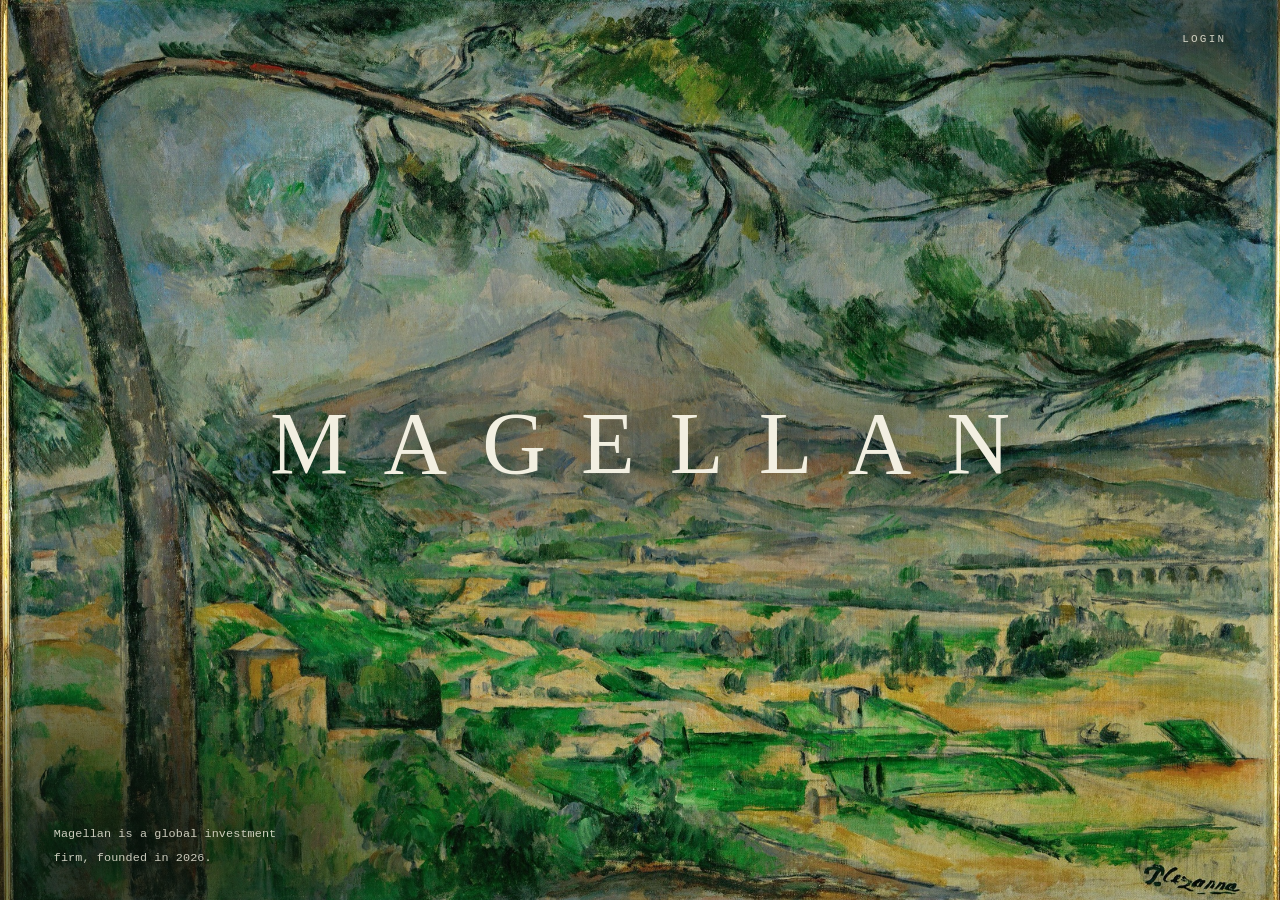
<file: index.html>
<!DOCTYPE html>
<html lang="en">
<head>
<meta charset="UTF-8">
<meta name="viewport" content="width=device-width, initial-scale=1.0, viewport-fit=cover">
<title>Magellan</title>
<meta name="description" content="Magellan is a global investment firm, founded in 2026.">
<meta name="theme-color" content="#182a1d">
<meta property="og:title" content="Magellan">
<meta property="og:description" content="Magellan is a global investment firm, founded in 2026.">
<meta property="og:image" content="https://magellanholdings.co/og-image.jpg?v=3">
<meta property="og:type" content="website">
<link rel="icon" type="image/png" href="favicon.png">
<link rel="icon" type="image/x-icon" href="favicon.ico">
<link rel="apple-touch-icon" href="apple-touch-icon.png">
<style>
/* ─────────────────────────────────────────────────────────────
   Magellan — one page.

   The canvas shows Cézanne's Mont Sainte-Victoire with Large
   Pine (Courtauld, c. 1887; public domain — Cézanne died 1906).
   The painting is wet: drag and the brush hauls its pigment
   around, then the paint settles back exactly as it was.

   Nothing on the page moves on its own.
   ───────────────────────────────────────────────────────────── */

:root{
    /* Palette sampled from the painting: deep pine, warm cream,
       olive-gold fields, sage. */
    --ink:       #f2efe1;
    --ink-soft:  rgba(242, 239, 225, 0.82);
    --ink-faint: rgba(242, 239, 225, 0.55);
    --ground:    #182a1d;
    --gold:      #b3a44e;
    --serif:     'Times New Roman', Times, serif;
    /* Utility face: a plain machine mono against the painted serif.
       Swap the first entries for 'Courier New' if you want the softer,
       more literal typewriter. */
    --mono:      ui-monospace, SFMono-Regular, 'SF Mono', Menlo, Consolas,
                 'Liberation Mono', 'Courier New', monospace;
    --gutter:    clamp(22px, 4.2vw, 56px);
}

*{ box-sizing: border-box; }

html, body{
    height: 100%;
    margin: 0;
    overflow: hidden;               /* one page — nothing to scroll to */
    overscroll-behavior: none;      /* no pull-to-refresh over the paint */
}

body{
    font-family: var(--serif);
    color: var(--ink);
    background: var(--ground);
    -webkit-tap-highlight-color: transparent;
}

a{ color: var(--ink-soft); text-decoration: none; }
a:hover{ color: var(--ink); }
a:focus-visible{ outline: 1px solid var(--ink-soft); outline-offset: 5px; }

/* ── The painting ───────────────────────────────────────────── */

#stage{
    position: fixed;
    inset: 0;
    z-index: 0;
    overflow: hidden;
    background: var(--ground);
    cursor: crosshair;
    /* A finger drag smudges — it must never scroll, zoom, or trigger
       pull-to-refresh instead. */
    touch-action: none;
    /* Revealed finished — the visitor arrives to a painting. */
    opacity: 0;
    transition: opacity 1.5s ease;
}
.ready #stage{ opacity: 1; }

#paint{
    position: absolute;
    inset: 0;
    width: 100%;
    height: 100%;
    display: block;
}

/* Just enough shade in the corners to hold the type — tinted to the
   painting's own pine-shadow green, not a neutral black. */
#vignette{
    position: fixed;
    inset: 0;
    z-index: 2;
    pointer-events: none;
    background:
        radial-gradient(58% 46% at 8% 96%,  rgba(12,22,14,0.72) 0%, rgba(12,22,14,0) 72%),
        radial-gradient(34% 30% at 96% 4%,  rgba(12,22,14,0.55) 0%, rgba(12,22,14,0) 72%),
        radial-gradient(52% 40% at 50% 46%, rgba(12,22,14,0.30) 0%, rgba(12,22,14,0) 78%);
}

/* ── Type ───────────────────────────────────────────────────── */

.layer{
    position: fixed;
    z-index: 10;
    pointer-events: none;
    opacity: 0;
    /* Type follows the picture in, not the other way round. */
    transition: opacity 1.5s ease 0.7s, transform 1.5s cubic-bezier(.22,.8,.3,1) 0.7s;
}
.ready .layer{ opacity: 1; transform: none; }
.layer a{ pointer-events: auto; }

/* Wordmark — the only thing in the middle of the page. Nudged just
   above true centre: a mark sitting on the mathematical middle of a
   frame always reads slightly low. */
#wordmark{
    inset: 0;
    display: grid;
    place-items: center;
    align-content: center;
    padding-bottom: 4.5vh;
    transform: translateY(14px);
}
#wordmark h1{
    margin: 0;
    font-weight: normal;
    font-size: clamp(30px, 7.6vw, 88px);
    letter-spacing: 0.4em;
    text-indent: 0.4em;                 /* offsets the trailing space */
    text-transform: uppercase;
    line-height: 1;
    text-shadow: 0 2px 44px rgba(12,22,14,0.85), 0 0 90px rgba(12,22,14,0.6);
}

/* The single line of copy, typed out in the corner — the one flat,
   mechanical thing on a page of wet paint. */
#corner{
    left: max(var(--gutter), env(safe-area-inset-left));
    bottom: calc(clamp(22px, 4.4vh, 44px) + env(safe-area-inset-bottom));
    max-width: min(33ch, 78vw);
    transform: translateY(10px);
}
#corner p{
    margin: 0;
    font-family: var(--mono);
    font-size: clamp(11.5px, 0.92vw, 13.5px);
    line-height: 2;
    letter-spacing: 0.01em;
    text-wrap: balance;
    color: var(--ink-soft);
    text-shadow: 0 1px 18px rgba(12,22,14,0.95);
}

/* Login, tucked in the opposite corner. */
#login{
    right: max(var(--gutter), env(safe-area-inset-right));
    top: calc(clamp(20px, 4vh, 38px) + env(safe-area-inset-top));
    transform: translateY(-8px);
}
#login a{
    font-family: var(--mono);
    font-size: 11px;
    letter-spacing: 0.2em;
    text-transform: uppercase;
    text-shadow: 0 1px 16px rgba(12,22,14,0.95);
    border-bottom: 1px solid rgba(242,239,225,0);
    padding-bottom: 3px;
    transition: border-color 0.35s ease, color 0.35s ease;
}
#login a:hover{ border-bottom-color: rgba(242,239,225,0.55); }

@media (max-width: 640px){
    #corner{ max-width: 78vw; bottom: clamp(18px, 3vh, 30px); }
}

@media (prefers-reduced-motion: reduce){
    .layer{ transition: opacity 0.3s ease; }
    #stage{ transition: opacity 0.3s ease; }
}
</style>
</head>
<body>

<div id="stage"><canvas id="paint" aria-hidden="true"></canvas></div>
<div id="vignette" aria-hidden="true"></div>

<div class="layer" id="wordmark"><h1>Magellan</h1></div>

<div class="layer" id="corner">
    <p>Magellan is a global investment firm, founded in 2026.</p>
</div>

<div class="layer" id="login"><a href="lp.html">Login</a></div>

<script>
(function () {
'use strict';

function clamp(v, a, b) { return v < a ? a : v > b ? b : v; }

var reduceMotion = window.matchMedia('(prefers-reduced-motion: reduce)').matches;

/* ═══════════════════════════════════════════════════════════════
   1 · Canvas plumbing
   ═══════════════════════════════════════════════════════════════ */

var stage = document.getElementById('stage');
var cv    = document.getElementById('paint');
var ctx   = cv.getContext('2d');
var base  = document.createElement('canvas');   /* the clean painting */
var bctx  = base.getContext('2d');

var W = 0, H = 0, dpr = 1;

function sizeCanvases() {
    W = stage.clientWidth || window.innerWidth;
    H = stage.clientHeight || window.innerHeight;

    dpr = Math.min(window.devicePixelRatio || 1, 2);
    var longest = Math.max(W, H) * dpr;
    if (longest > 2600) dpr = Math.max(1, dpr * 2600 / longest);

    base.width  = Math.round(W * dpr);
    base.height = Math.round(H * dpr);
}

/* Setting canvas.width clears it, so on a resize the visible canvas
   keeps the old frame until the new one is ready to swap in. */
function adoptVisibleSize() {
    if (cv.width !== base.width || cv.height !== base.height) {
        cv.width  = base.width;
        cv.height = base.height;
    }
    ctx.setTransform(dpr, 0, 0, dpr, 0, 0);
}

/* ═══════════════════════════════════════════════════════════════
   2 · The painting
   `mont-sainte-victoire.jpg` is the Courtauld scan of the original,
   public domain (Cézanne died 1906).
   ═══════════════════════════════════════════════════════════════ */

var art = new Image();
var artReady = false, booted = false;

art.onload  = function () { artReady = true; boot(); };
art.onerror = function () { artReady = false; boot(); };
art.src = 'mont-sainte-victoire.jpg';
setTimeout(function () { boot(); }, 5000);      /* never show nothing */

/* Cover-fit on every screen, the way it reads on desktop: the painting
   fills the whole viewport and the aspect ratio the frame can't hold is
   cropped, rather than the picture floating in a letterbox. On a tall
   phone this crops the far sides — the anchor keeps the mountain
   centred and leans a touch left so the pine trunk survives, and it
   sits high so the crop takes foreground field, not the arching branch. */
function drawArt() {
    var pw = base.width, ph = base.height;
    bctx.setTransform(1, 0, 0, 1, 0, 0);
    bctx.fillStyle = '#182a1d';
    bctx.fillRect(0, 0, pw, ph);
    if (!artReady) return;

    var fit = Math.max(pw / art.width, ph / art.height);
    var fw = art.width * fit, fh = art.height * fit;
    var fx = (pw - fw) * 0.42;
    var fy = (ph - fh) * 0.35;

    bctx.drawImage(art, fx, fy, fw, fh);
}

/* ═══════════════════════════════════════════════════════════════
   3 · Smudging — a loaded brush in wet oil, the only motion here

   A colour-smudge, not a blur. The brush carries a persistent *load*
   of pigment: each dab lays down some of what the bristles hold, then
   lifts some of what lies AHEAD into the load. Because the load
   survives the whole stroke, colour picked up in one place is still
   being deposited far beyond it — drag out of the golden fields and
   you pull ochre into the sky, and the two genuinely mix.
   ═══════════════════════════════════════════════════════════════ */

var stamp = document.createElement('canvas');
var sctx  = stamp.getContext('2d');
var load  = document.createElement('canvas');   /* pigment on the bristles */
var lctx  = load.getContext('2d');
var loaded = false;
var maskGrad = null, maskFor = -1;

var coarse = window.matchMedia('(pointer: coarse)').matches;
var BRUSH = coarse ? 42 : 30;                    /* CSS px radius — wider under a finger */

/* Firm in the middle, feathering to nothing at the rim, so dabs overlap
   without leaving a hard disc edge but still deposit solid pigment. */
function bristleMask(d) {
    if (maskFor !== d) {
        var g = sctx.createRadialGradient(d / 2, d / 2, 0, d / 2, d / 2, d / 2);
        g.addColorStop(0.00, 'rgba(0,0,0,1)');
        g.addColorStop(0.55, 'rgba(0,0,0,0.96)');
        g.addColorStop(0.85, 'rgba(0,0,0,0.52)');
        g.addColorStop(1.00, 'rgba(0,0,0,0)');
        maskGrad = g; maskFor = d;
    }
    return maskGrad;
}

var smudged = false, lastDab = 0, lastFrameT = 0;

function brushSize() {
    var rd = Math.max(4, Math.round(BRUSH * dpr));
    var d = rd * 2;
    if (stamp.width !== d) {
        stamp.width = stamp.height = d;
        load.width = load.height = d;
        maskFor = -1;
        loaded = false;
    }
    return rd;
}

/* Charge the bristles from the canvas at full opacity. Everything after
   this is a running average, so the load must start opaque or every
   deposit would be a translucent film — varnish instead of pigment. */
function chargeBrush(cssX, cssY) {
    var rd = brushSize(), d = rd * 2;
    lctx.setTransform(1, 0, 0, 1, 0, 0);
    lctx.globalCompositeOperation = 'copy';
    lctx.globalAlpha = 1;
    lctx.drawImage(cv, cssX * dpr - rd, cssY * dpr - rd, d, d, 0, 0, d, d);
    lctx.globalCompositeOperation = 'source-over';
    loaded = true;
}

function smudgeDab(cssX, cssY, dirX, dirY, deposit, pickup) {
    var rd = brushSize(), d = rd * 2;
    var px = cssX * dpr, py = cssY * dpr;

    if (!loaded) { chargeBrush(cssX, cssY); return; }

    /* deposit — masked copy of the load, laid onto the painting */
    sctx.setTransform(1, 0, 0, 1, 0, 0);
    sctx.globalCompositeOperation = 'copy';
    sctx.globalAlpha = 1;
    sctx.drawImage(load, 0, 0);
    sctx.globalCompositeOperation = 'destination-in';
    sctx.fillStyle = bristleMask(d);
    sctx.fillRect(0, 0, d, d);
    sctx.globalCompositeOperation = 'source-over';

    ctx.setTransform(1, 0, 0, 1, 0, 0);
    ctx.globalAlpha = deposit;
    ctx.drawImage(stamp, 0, 0, d, d, px - rd, py - rd, d, d);
    ctx.globalAlpha = 1;
    ctx.setTransform(dpr, 0, 0, dpr, 0, 0);

    /* pickup — sampled from AHEAD of the brush, so the bristles absorb
       paint they have not touched yet. Sampling underneath meant the
       brush kept re-absorbing its own trail, and the load never carried
       one colour far enough to meet another. */
    var lx = px + dirX * rd * 1.15;
    var ly = py + dirY * rd * 1.15;

    sctx.globalCompositeOperation = 'copy';
    sctx.drawImage(cv, lx - rd, ly - rd, d, d, 0, 0, d, d);
    sctx.globalCompositeOperation = 'destination-in';
    sctx.fillStyle = bristleMask(d);
    sctx.fillRect(0, 0, d, d);
    sctx.globalCompositeOperation = 'source-over';

    lctx.globalAlpha = pickup;
    lctx.drawImage(stamp, 0, 0);
    lctx.globalAlpha = 1;

    smudged = true;
    lastDab = performance.now();
}

/* Walk the pointer's path in small steps so the smear is continuous
   instead of a row of separate blobs. */
function smudgeAlong(x0, y0, x1, y1) {
    var dx = x1 - x0, dy = y1 - y0;
    var dist = Math.hypot(dx, dy);
    if (dist < 0.6) return;

    /* A jump means a new stroke: recharge rather than dragging colour
       across the gap from wherever the cursor used to be. */
    if (dist > BRUSH * 4) { chargeBrush(x1, y1); return; }

    var ux = dx / dist, uy = dy / dist;
    var step = Math.max(2.5, BRUSH * 0.22);
    var steps = Math.min(48, Math.ceil(dist / step));
    var sx = dx / steps, sy = dy / steps;

    /* How far colour travels before it blends away is roughly
       step / pickup. At a pickup of 0.34 that was ~14px — nothing ever
       reached a different colour. At ~0.10 it carries a few hundred,
       which is what makes two colours actually mix. */
    var speed = clamp(dist / 40, 0, 1);
    var deposit = 0.42 + speed * 0.20;
    var pickup  = 0.16 - speed * 0.09;

    for (var i = 1; i <= steps; i++) {
        smudgeDab(x0 + sx * i, y0 + sy * i, ux, uy, deposit, pickup);
    }
}

function toCanvasPx(clientX, clientY) {
    var r = cv.getBoundingClientRect();
    return [(clientX - r.left) * (W / r.width),
            (clientY - r.top) * (H / r.height)];
}

var lastX = 0, lastY = 0, hasLast = false;

window.addEventListener('pointermove', function (e) {
    if (reduceMotion || phase !== 'live') return;
    var p = toCanvasPx(e.clientX, e.clientY);
    if (hasLast) smudgeAlong(lastX, lastY, p[0], p[1]);
    else chargeBrush(p[0], p[1]);
    lastX = p[0]; lastY = p[1]; hasLast = true;
}, { passive: true });

/* A press pushes the paint outward from under the fingertip. */
window.addEventListener('pointerdown', function (e) {
    if (reduceMotion || phase !== 'live') return;
    var p = toCanvasPx(e.clientX, e.clientY);
    chargeBrush(p[0], p[1]);
    for (var i = 0; i < 16; i++) {
        var a = (i / 16) * Math.PI * 2;
        smudgeDab(p[0] + Math.cos(a) * 15, p[1] + Math.sin(a) * 15,
                  Math.cos(a), Math.sin(a), 0.42, 0.14);
    }
    lastX = p[0]; lastY = p[1]; hasLast = true;
}, { passive: true });

window.addEventListener('pointerleave', function () { hasLast = false; loaded = false; });
window.addEventListener('blur', function () { hasLast = false; loaded = false; });

/* ═══════════════════════════════════════════════════════════════
   4 · Boot + heal
   ═══════════════════════════════════════════════════════════════ */

var phase = 'loading';

function present() {
    sizeCanvases();
    /* If the layout hasn't given us a size yet (image can load before
       first paint), retry next frame rather than drawing a 0×0 canvas. */
    if (base.width < 1 || base.height < 1) {
        requestAnimationFrame(present);
        return;
    }
    drawArt();
    adoptVisibleSize();
    ctx.setTransform(dpr, 0, 0, dpr, 0, 0);
    ctx.clearRect(0, 0, W, H);
    ctx.drawImage(base, 0, 0, W, H);
    smudged = false;
    hasLast = false;
    loaded = false;
    phase = 'live';
    document.body.classList.add('ready');
}

function boot() {
    if (booted) return;
    booted = true;
    present();
    requestAnimationFrame(frame);
}

var resizeTimer = null;
window.addEventListener('resize', function () {
    clearTimeout(resizeTimer);
    resizeTimer = setTimeout(function () {
        /* Ignore the mobile URL-bar height wobble. */
        if (Math.abs(stage.clientWidth - W) < 2 &&
            Math.abs(stage.clientHeight - H) < 90) return;
        present();
    }, 260);
});

function frame(t) {
    if (!reduceMotion && phase === 'live' && smudged) {
        /* Nothing animates on its own. This runs only after the paint
           has been pushed, and only once the brush has been still for a
           beat — washing the original back over the canvas *while* it
           is worked is what makes a smudge read as varnish.

           Timing is wall-clock, not frame-count: phones and background
           tabs throttle requestAnimationFrame, and a frame-counted heal
           there stalls just short of the original for minutes. On the
           clock it creeps back over ~10s and snaps exactly true at
           10.4s no matter the frame rate, then stops drawing. */
        var since = t - lastDab;
        if (since > 430) {
            var dt = Math.min(100, t - (lastFrameT || t));
            var heal = Math.min(1, dt * 0.00072);
            if (since > 10400) { heal = 1; smudged = false; }
            ctx.setTransform(dpr, 0, 0, dpr, 0, 0);
            ctx.globalAlpha = heal;
            ctx.drawImage(base, 0, 0, W, H);
            ctx.globalAlpha = 1;
        }
    }
    lastFrameT = t;
    requestAnimationFrame(frame);
}

})();
</script>
</body>
</html>
</file>
